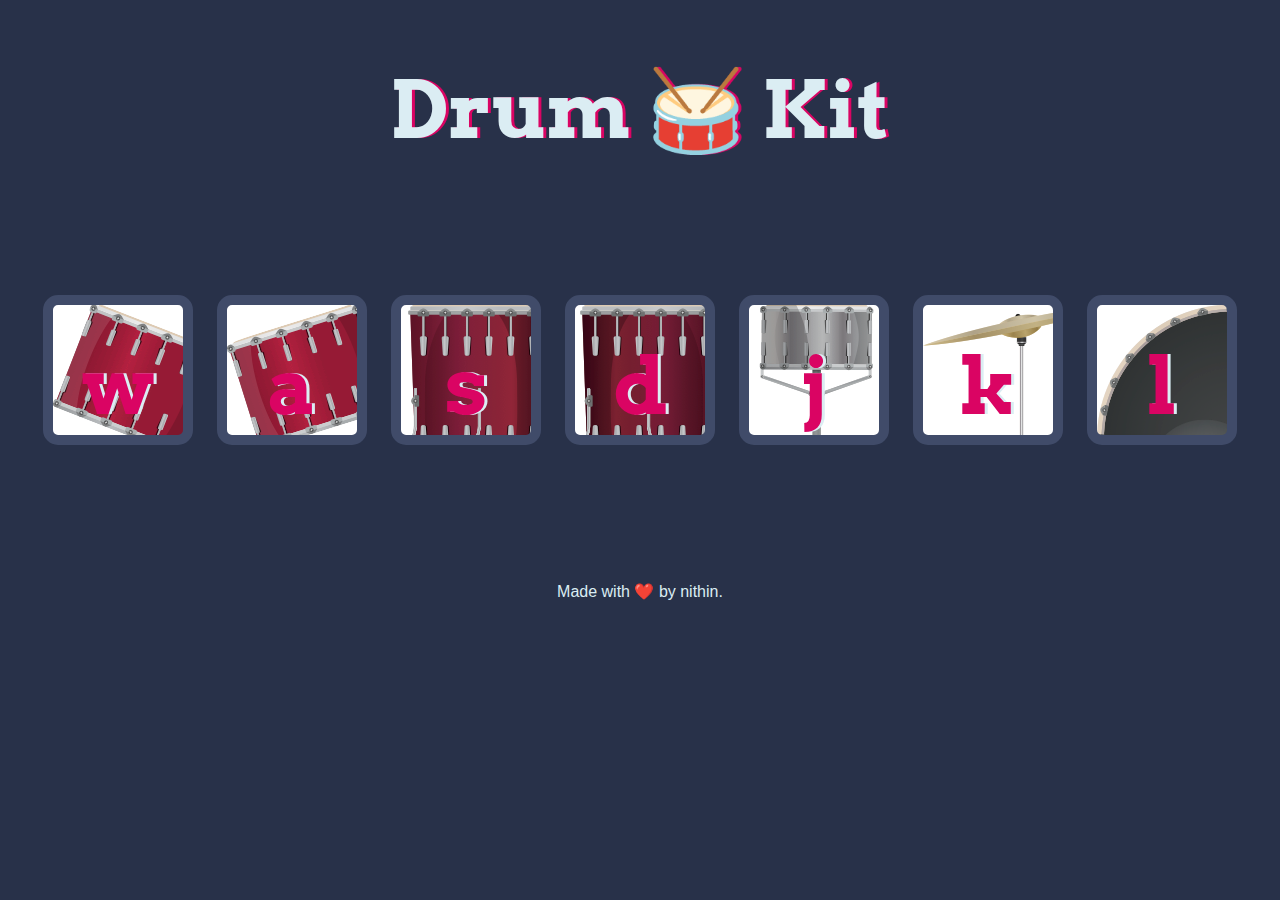
<file: index.html>
<!DOCTYPE html>
<html lang="en" dir="ltr">

<head>
  <meta charset="utf-8">
  <title>Drum Kit</title>
  <link rel="stylesheet" href="styles.css">
  <link href="https://fonts.googleapis.com/css?family=Arvo" rel="stylesheet">
</head>

<body>

  <h1 id="title">Drum 🥁 Kit</h1>
  <div class="set">
    <button class="w drum">w</button>
    <button class="a drum">a</button>
    <button class="s drum">s</button>
    <button class="d drum">d</button>
    <button class="j drum">j</button>
    <button class="k drum">k</button>
    <button class="l drum">l</button>
  </div>


  <footer>
    Made with ❤️ by nithin.
  </footer>

  <script src="./index.js"></script>
</body>

</html>
</file>
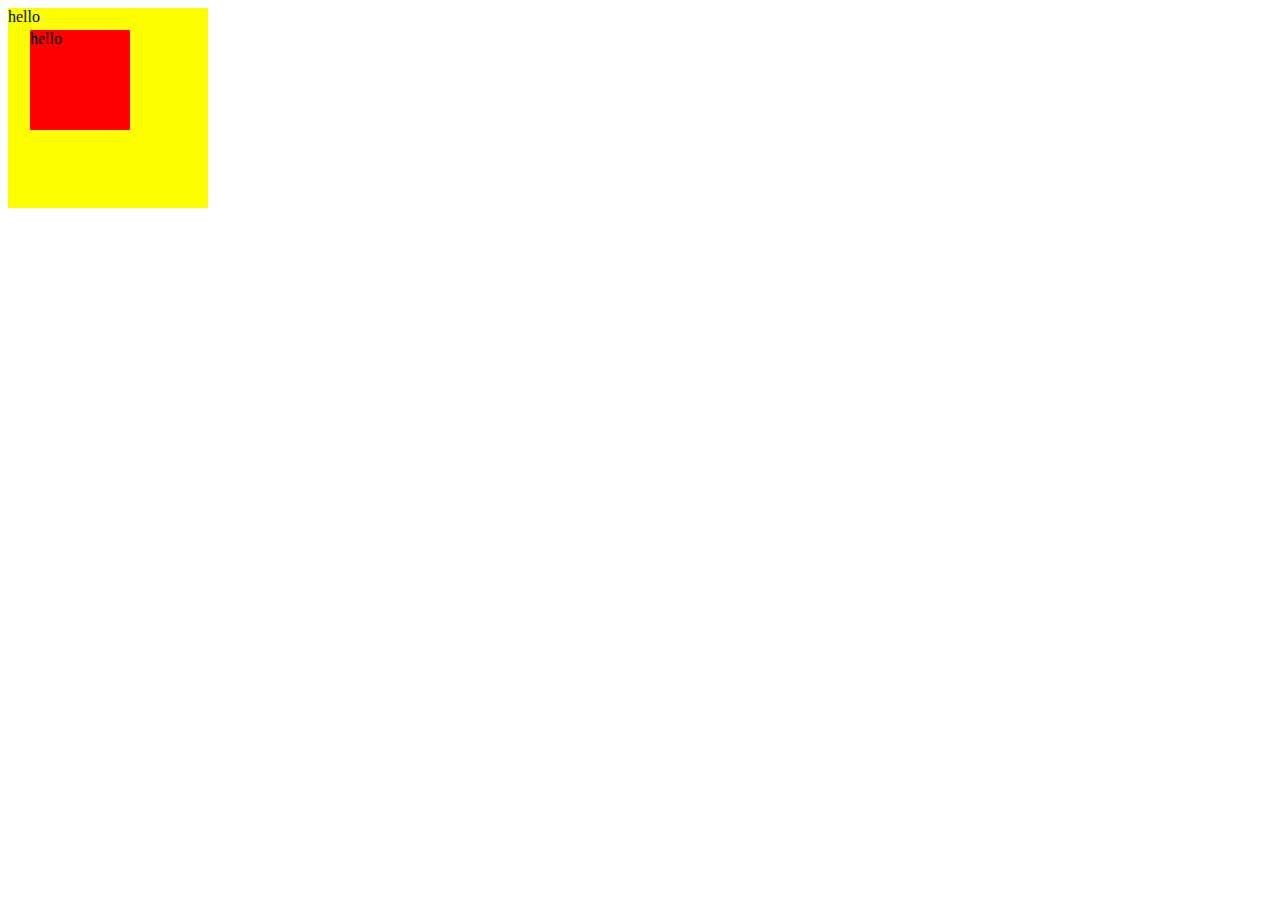
<file: ignore/index.html>
<!DOCTYPE html>
<html lang="en">
<head>
    <meta charset="UTF-8">
    <meta http-equiv="X-UA-Compatible" content="IE=edge">
    <meta name="viewport" content="width=device-width, initial-scale=1.0">
    <title>Document</title>
    <link rel="stylesheet" href="./style.css">
</head>
<body>

    <!-- <img width = 190px height = 180px class = "rotation under" src="https://i.stack.imgur.com/p13U3.png" alt="">
    <img width = 190px height = 180px class = "rotaions top" src="https://i.stack.imgur.com/bfAga.png" alt="">
    <img src="../pngtree-black-ring-png-image_2319165.jpg" alt="">
    <img src="../download.png" alt=""> -->
    <!-- <div class="cont">hello
        <div class="cont2">bye</div>
    </div> -->

    <div class="box1">
        hello
    </div>

    <div class="box2">
        hello
    </div>
    

    
</body>
</html>
</file>
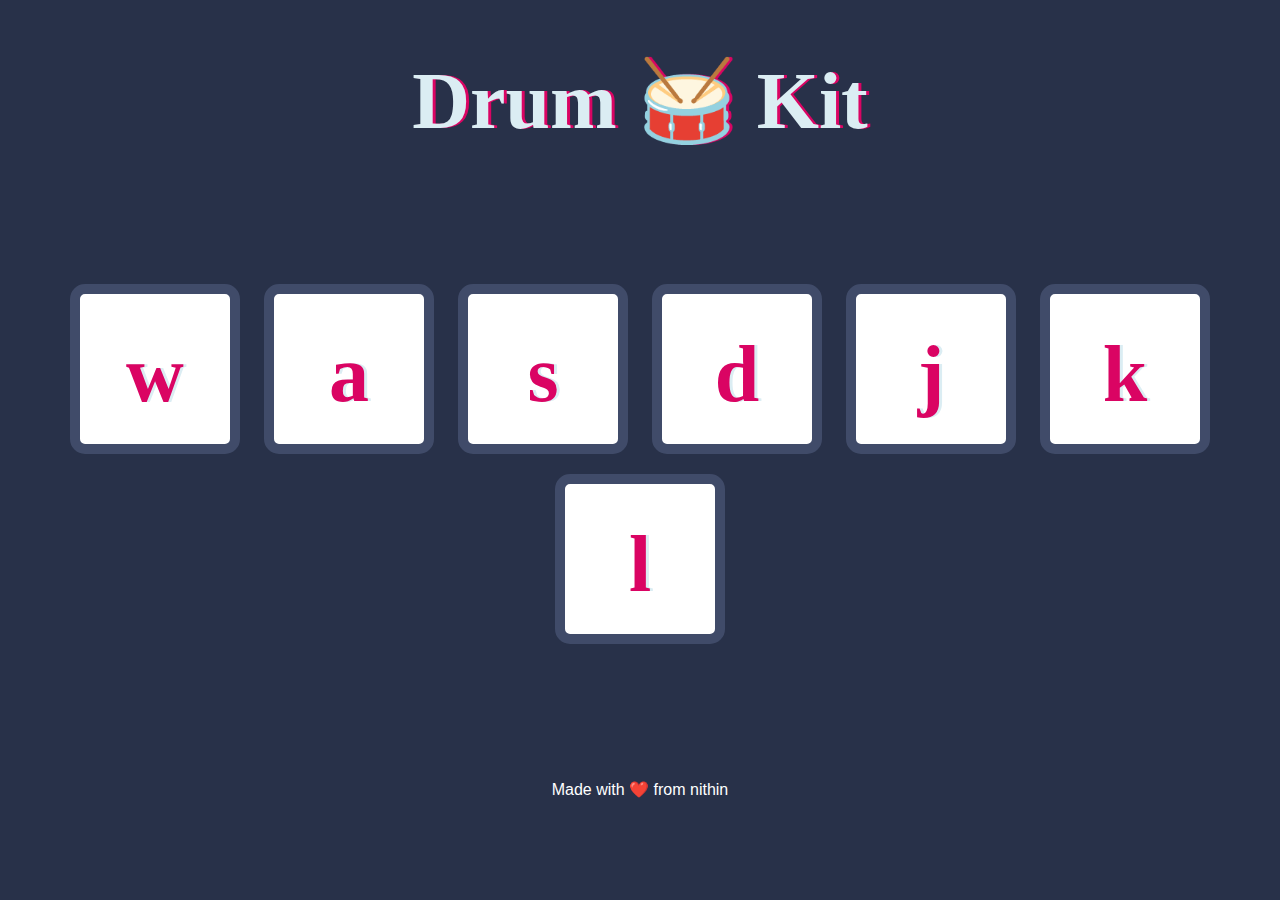
<file: ignore/drum.html>
<!DOCTYPE html>
<html lang="en">
<head>
    <meta charset="UTF-8">
    <meta http-equiv="X-UA-Compatible" content="IE=edge">
    <meta name="viewport" content="width=device-width, initial-scale=1.0">
    <title>Document</title>
    
    <link rel="stylesheet" href="drum.css">
</head>
<body>

    <h1 class="title">Drum 🥁 Kit</h1>
    
    <div class="set">
        <div class="w drum">w</div>
        <div class="a drum">a</div>
        <div class="s drum">s</div>
        <div class="d drum">d</div>
        <div class="j drum">j</div>
        <div class="k drum">k</div>
        <div class="l drum">l</div>
    </div>

    <footer>
        Made with ❤️ from nithin
    </foot>
    
</body>
</html>
</file>
<file: styles.css>
body {
  text-align: center;
  background-color: #283149;
}

h1 {
  margin:60px;
  font-size: 5rem;
  color: #DBEDF3;
  font-family: "Arvo", cursive;
  text-shadow: 3px 0 #DA0463;

}

footer {
  color: #DBEDF3;
  font-family: sans-serif;
}

.w {
  background-image: url(./images/tom1.png);
}

.a {
  background-image: url(./images/tom2.png);
}

.s {
  background-image: url(./images/tom3.png);
}

.d {
  background-image: url(./images/tom4.png);
}

.j {
  background-image: url(./images/snare.png);
}

.k {
  background-image: url(./images/crash.png);
}

.l {
  background-image: url(./images/kick.png);
}

.set {
  margin: 10% auto;
}

.game-over {
  background-color: red;
  opacity: 0.8;
}

.pressed {
  background-color: #DA0463;
  box-shadow: 0 3px 4px 0 #DBEDF3;
  opacity: 0.5;
}

.red {
  color: red;
}

.drum {
  outline: none;
  border: 10px solid #404B69;
  font-size: 5rem;
  font-family: 'Arvo', cursive;
  line-height: 2;
  font-weight: 900;
  color: #DA0463;
  text-shadow: 3px 0 #DBEDF3;
  border-radius: 15px;
  display: inline-block;
  width: 150px;
  height: 150px;
  text-align: center;
  margin: 10px;
  background-color: white;
}
</file>
<file: ignore/style.css>
.rotaions{

    /* animation: rotation 4s 1 linear; */
    margin-left:40px ;
    margin-top: 20px;
}

@keyframes rotation {
    25% {
      /* transform: rotate(0deg); */
      width:300px;
    }
    75%  {
      transform: rotate(90deg);
    }
  }

.cont{
    width:100px;
    height:100px;
    background-color:red;

    /* animation: rotation 4s 2 linear; */
    margin-left:40px ;
    margin-top: 40px;
}

.cont2{
    width:100px;
    height:100px;
    background-color:yellow;


    margin-left:80px ;
    margin-top: 80px;

    /* transform:rotate(90deg); */
}

body{
  width:100%;
  height:500px;
}

.box1{
  height:200px;
  width:200px;
  background-color:yellow;
  position: relative;
  /* top: 60px; */
  /* left: 0; */
  animation: rotation 6s infinite linear;
  
}

.box2{
  height:100px;
  width:100px;
  background-color:red;
  top: 30px;
  left: 30px;
  z-index: 1;
  position: absolute;
  animation: rotation 6s infinite linear;

}

.under{
  height:200px;
  width:200px;
  background-color:yellow;
  /* position: relative; */
  top: 60;
  left: 0;
  
}

.top{
  height:100px;
  width:100px;
  background-color:red;
  top: 30px;
  left: 30px;
  position: absolute;

}
</file>
<file: ignore/drum.css>
/* *{
    padding: 0;
    margin:0;
} */

body{
    text-align: center;
    background-color: #283149;
}
h1{
    font-size: 5rem;
    color: #DBEDF3;
    font-family: "Arvo", cursive;
    text-shadow: 3px 0 #DA0463;
}
.drum{
    border: 10px solid #404B69;
    font-size: 5rem;
    font-family: 'Arvo', cursive;
    line-height: 2;
    font-weight: 900;
    color: #DA0463;
    text-shadow: 3px 0 #DBEDF3;
    background-color: #fff;

    border-radius: 15px;
    display: inline-block;
    width: 150px;
    height: 150px;
    margin:10px;
    
}

.set{
    margin:10% auto;
}

footer{
    color: #fff;
    font-family: sans-serif;
}
</file>
